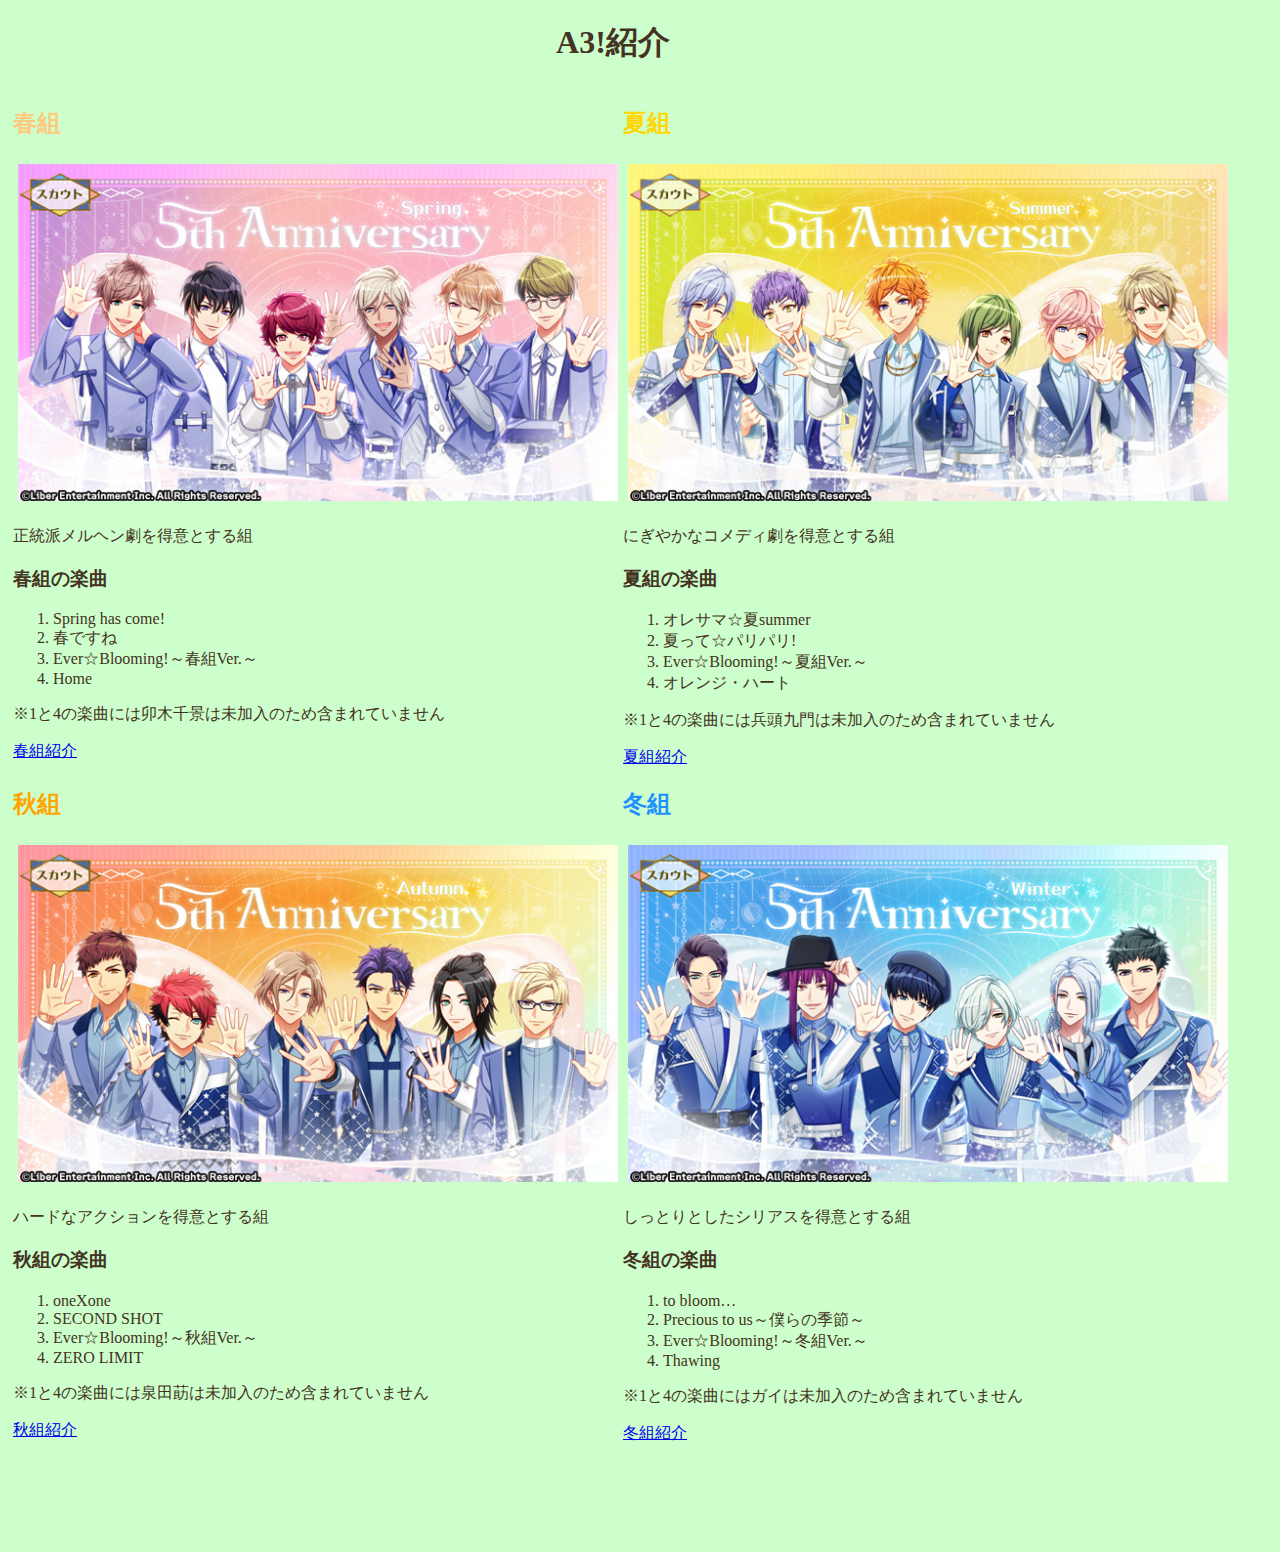
<file: index.html>
<!DOCTYPE html>
<html lang="ja">
  <head>
    <meta charset="UTF-8">
    <title>A3!紹介</title>
    <link rel="stylesheet" href="mainstyle/mainstyle.css">
  </head>

  <body>
    <h1 style="text-align:center">A3!紹介</h1>
    <div id="春夏">      <div>
	<h2><font color="ff9c9a8">春組</font></h2>
	<img src="mainImg/SpringFull.JPG" alt="春組全員集合">
	<p>正統派メルヘン劇を得意とする組</p>
	<h3>春組の楽曲</h3>
	<ol>
	  <li>Spring has come!</li>
	  <li>春ですね</li>
	  <li>Ever☆Blooming!～春組Ver.～</li>
	  <li>Home</li>
	</ol>
	<p>※1と4の楽曲には卯木千景は未加入のため含まれていません</p>
	<a href="spring/spring.html">春組紹介</a>
      </div>

      <div>
	<h2><font color="ffd700">夏組</font></h2>
	<img src="mainImg/SummerFull.JPG" alt="夏組全員集合">
	<p>にぎやかなコメディ劇を得意とする組</p>
	<h3>夏組の楽曲</h3>
	<ol>
	  <li>オレサマ☆夏summer</li>
	  <li>夏って☆パリパリ!</li>
	  <li>Ever☆Blooming!～夏組Ver.～</li>
	  <li>オレンジ・ハート</li>
	</ol>
	<p>※1と4の楽曲には兵頭九門は未加入のため含まれていません</p>
	<a href="summer/summer.html">夏組紹介</a>
      </div>
    </div>
    
    <div id="秋冬">
      <div>
	<h2><font color="ffa500">秋組</font></h2>
	<img src="mainImg/AutumnFull.JPG" alt="秋組全員集合">
	<p>ハードなアクションを得意とする組</p>
	<h3>秋組の楽曲</h3>
	<ol>
	  <li>oneXone</li>
	  <li>SECOND SHOT</li>
	  <li>Ever☆Blooming!～秋組Ver.～</li>
	  <li>ZERO LIMIT</li>
	</ol>
	<p>※1と4の楽曲には泉田莇は未加入のため含まれていません</p>
	<a href="autumn/autumn.html">秋組紹介</a>
      </div>

      <div>
	<h2><font color="1e90ff">冬組</font></h2>
	<img src="mainImg/WinterFull.JPG" alt="冬組全員集合">
	<p>しっとりとしたシリアスを得意とする組</p>
	<h3>冬組の楽曲</h3>
	<ol>
	  <li>to bloom…</li>
	  <li>Precious to us～僕らの季節～</li>
	  <li>Ever☆Blooming!～冬組Ver.～</li>
	  <li>Thawing</li>
	</ol>
	<p>※1と4の楽曲にはガイは未加入のため含まれていません</p>
	<a href="winter/winter.html">冬組紹介</a>
      </div>
    </div>
  </body>
</html>
</file>
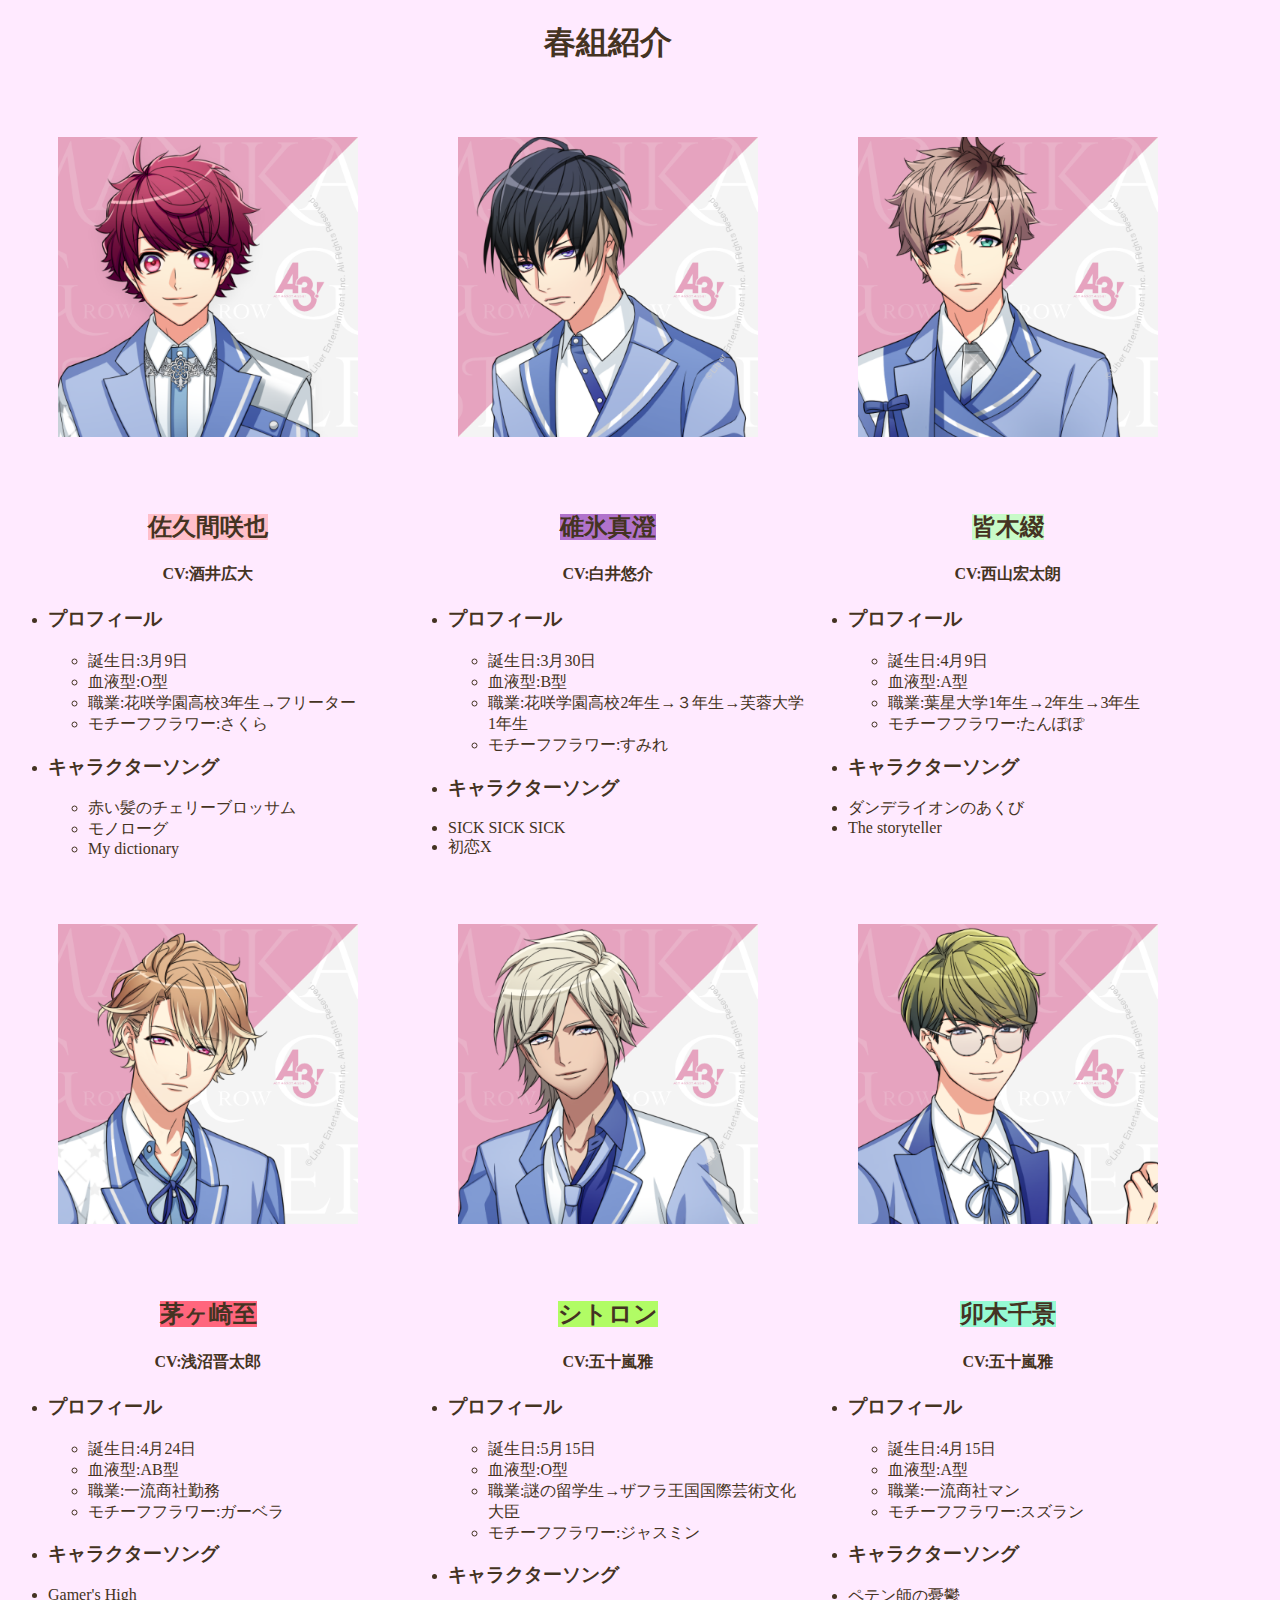
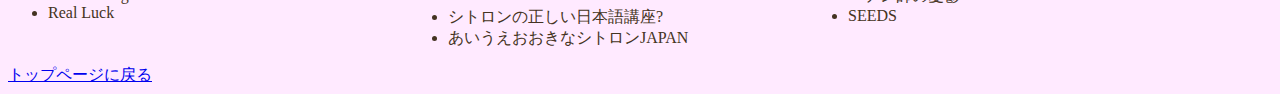
<file: spring/spring.html>
<!DOCTYPE html>
<html lang="ja">
  <head>
    <meta charset="UTF-8">
    <title>春組紹介</title>
    <link rel="stylesheet" href="Spstyle/Springstyle.css">
  </head>

  <body>
    <h1>春組紹介</h1>

    <div id="前半">
      <div>
	<img src="SpImg/咲也.PNG" alt="佐久間咲也">
	<h2><span style="background-color:#ffc0cb">佐久間咲也</span></h2>
	<h4 style="text-align:center">CV:酒井広大</h4>
	<ul>
	  <li><h3>プロフィール</h3></li>
	  <ul>
	    <li>誕生日:3月9日</li>
	    <li>血液型:O型</li>
	    <li>職業:花咲学園高校3年生→フリーター</li>
	    <li>モチーフフラワー:さくら</li>
	  </ul>
	  <li><h3>キャラクターソング</h3></li>
	  <ul>
	    <li>赤い髪のチェリーブロッサム</li>
	    <li>モノローグ</li>
	    <li>My dictionary</li>
	  </ul>
	</ul>
      </div>

      <div>
	<img src="SpImg/真澄.PNG" alt="碓氷真澄">
	<h2><span style="background-color:#b173cc">碓氷真澄</span></h2>
	<h4 style="text-align:center">CV:白井悠介</h4>
	<ul>
	  <li><h3>プロフィール</h3></li>
	  <ul>
	    <li>誕生日:3月30日</li>
	    <li>血液型:B型</li>
	    <li>職業:花咲学園高校2年生→３年生→芙蓉大学1年生</li>
	    <li>モチーフフラワー:すみれ</li>
	  </ul>
	  <li><h3>キャラクターソング</h3></li>
	  <li>SICK SICK SICK</li>
	  <li>初恋X</li>
	</ul>
      </div>
 
      <div>
	<img src="SpImg/綴.PNG" alt="皆木綴">
	<h2><span style="background-color:#c8fac8">皆木綴</span></h2>
	<h4 style="text-align:center">CV:西山宏太朗</h4>
	<ul>
	  <li><h3>プロフィール</h3></li>
	  <ul>
	    <li>誕生日:4月9日</li>
	    <li>血液型:A型</li>
	    <li>職業:葉星大学1年生→2年生→3年生</li>
	    <li>モチーフフラワー:たんぽぽ</li>
	  </ul>
	  <li><h3>キャラクターソング</li>
	  <li>ダンデライオンのあくび</li>
	  <li>The storyteller</li>
	</ul>
      </div>
    </div>

    <div id="後半">
      <div>
	<img src="SpImg/至.PNG" alt="茅ヶ崎至">
	<h2><span style="background-color:#ff667d">茅ヶ崎至</span></h2>
	<h4 style="text-align:center">CV:浅沼晋太郎</h4>
	<ul>
	  <li><h3>プロフィール</h3></li>
	  <ul>
	    <li>誕生日:4月24日</li>
	    <li>血液型:AB型</li>
	    <li>職業:一流商社勤務</li>
	    <li>モチーフフラワー:ガーベラ</li>
	  </ul>
	  <li><h3>キャラクターソング</li>
	  <li>Gamer's High</li>
	  <li>Real Luck</li>
	</ul>
      </div>
      
      <div>
	<img src="SpImg/シトロン.PNG" alt="シトロン">
	<h2><span style="background-color:#b1fc65">シトロン</span></h2>
	<h4 style="text-align:center">CV:五十嵐雅</h4>
	<ul>
	  <li><h3>プロフィール</h3></li>
	  <ul>
	    <li>誕生日:5月15日</li>
	    <li>血液型:O型</li>
	    <li>職業:謎の留学生→ザフラ王国国際芸術文化大臣</li>
	    <li>モチーフフラワー:ジャスミン</li>
	  </ul>
	  <li><h3>キャラクターソング</h3></li>
	  <li>シトロンの正しい日本語講座?</li>
	  <li>あいうえおおきなシトロンJAPAN</li>
	  <ul>
	  </ul>
      </div>

      <div>
	<img src="SpImg/千景.PNG" alt="卯木千景">
	<h2><span style="background-color:#96fad4">卯木千景</span></h2>
	<h4 style="text-align:center">CV:五十嵐雅</h4>
	<ul>
	  <li><h3>プロフィール</h3></li>
	  <ul>
	    <li>誕生日:4月15日</li>
	    <li>血液型:A型</li>
	    <li>職業:一流商社マン</li>
	    <li>モチーフフラワー:スズラン</li>
	  </ul>
	  <li><h3>キャラクターソング</h3></li>
	  <li>ペテン師の憂鬱</li>
	  <li>SEEDS</li>
	  <ul>
	  </ul>
      </div>
    </div>
    <a href="https://kaneaya.github.io/webLast/">トップページに戻る</a>
  </body>
</html>
</file>
<file: mainstyle/mainstyle.css>
@charset "UTF-8";

html{
    font-size:100%;
}

body{
    background-color:#cdffcc;
    color:#432;
    width:1200px;
    padding:0 5px 100px;
}



p{
    color:#432;
}


#春夏{
    display:flex;
}

#秋冬{
    display:flex;
}

img{
    width:600px;
    margin:5px;
}
</file>
<file: spring/Spstyle/Springstyle.css>
@charset "UTF-8";

html{
    font-size:100%;
}

body{
    background-color:#ffeaff;
    color:#432;
    width:1200px;
}

h1{
    color:#432;
    text-align:center;
}

h2{
    color:#432;
    text-align:center;
}


#前半{
    display:flex;
}


#後半{
    display:flex;
}

img{
    width:300px;
    margin:50px
}
</file>
